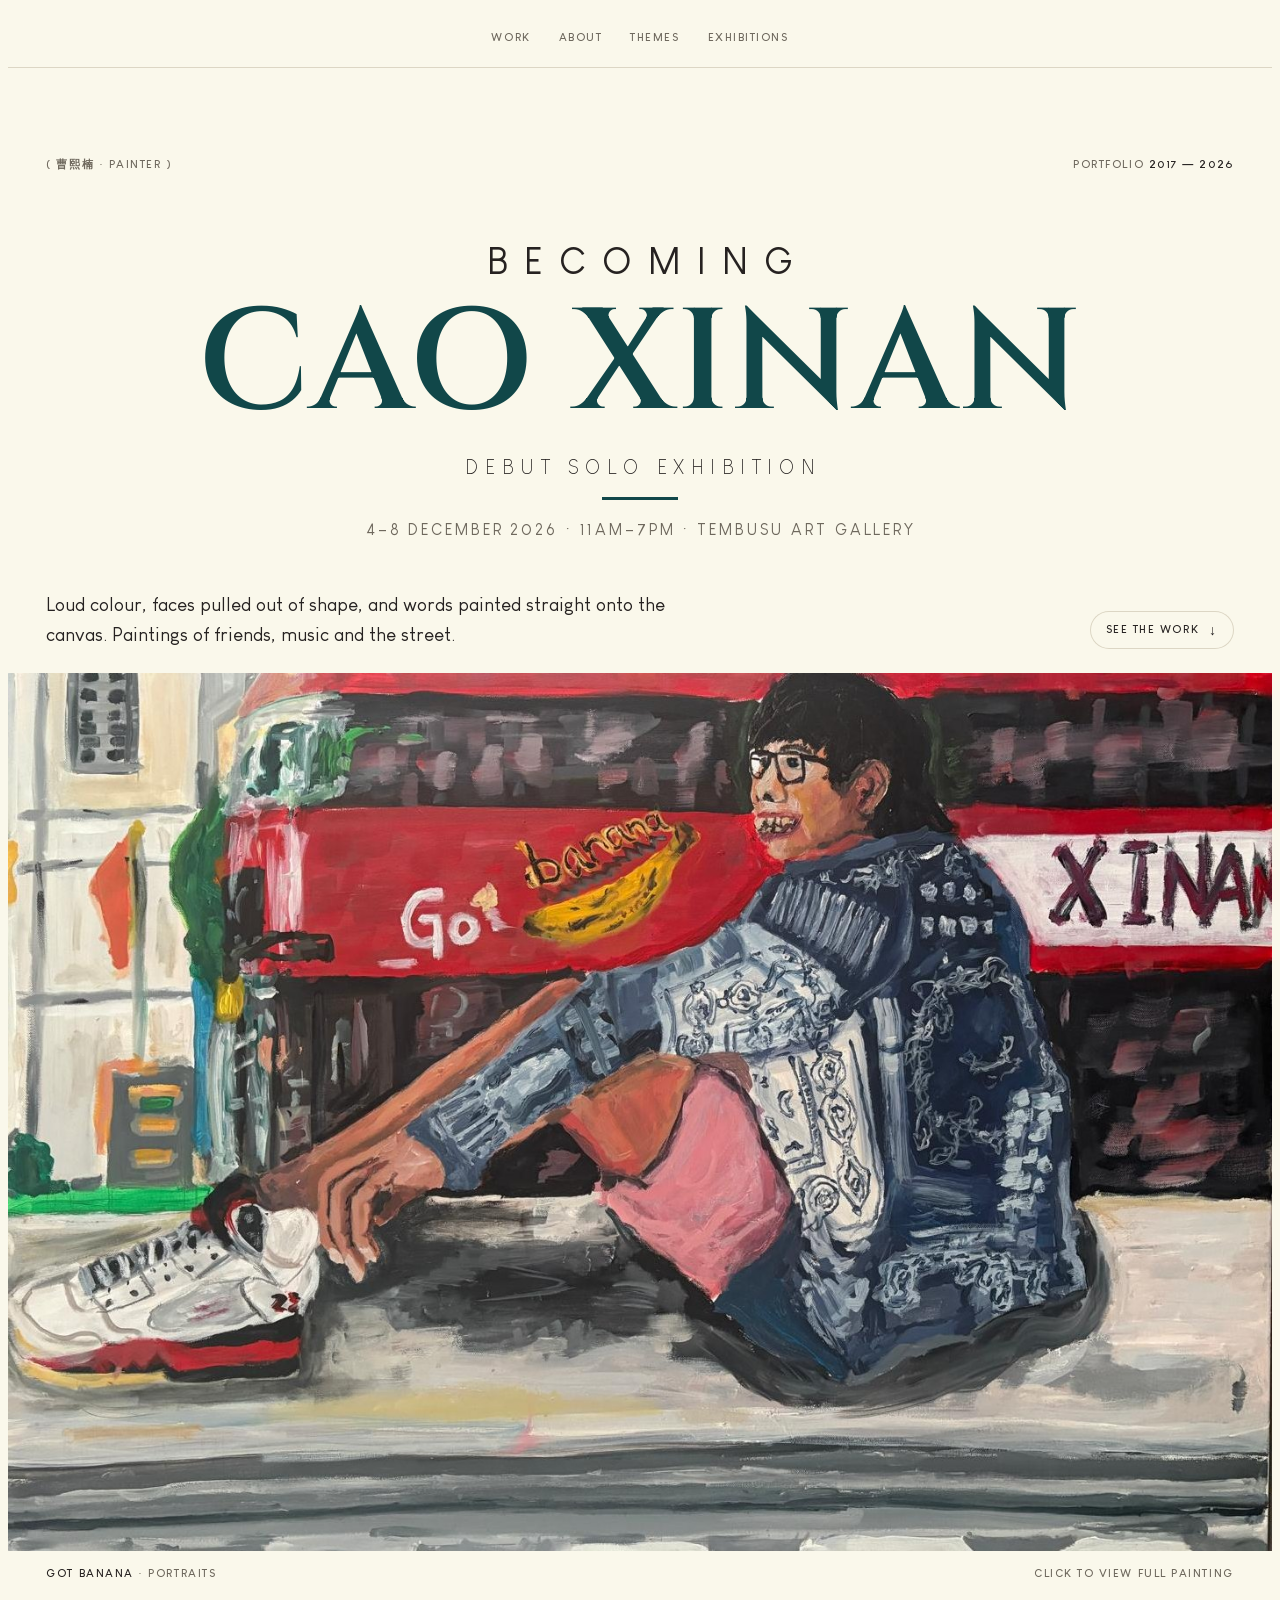
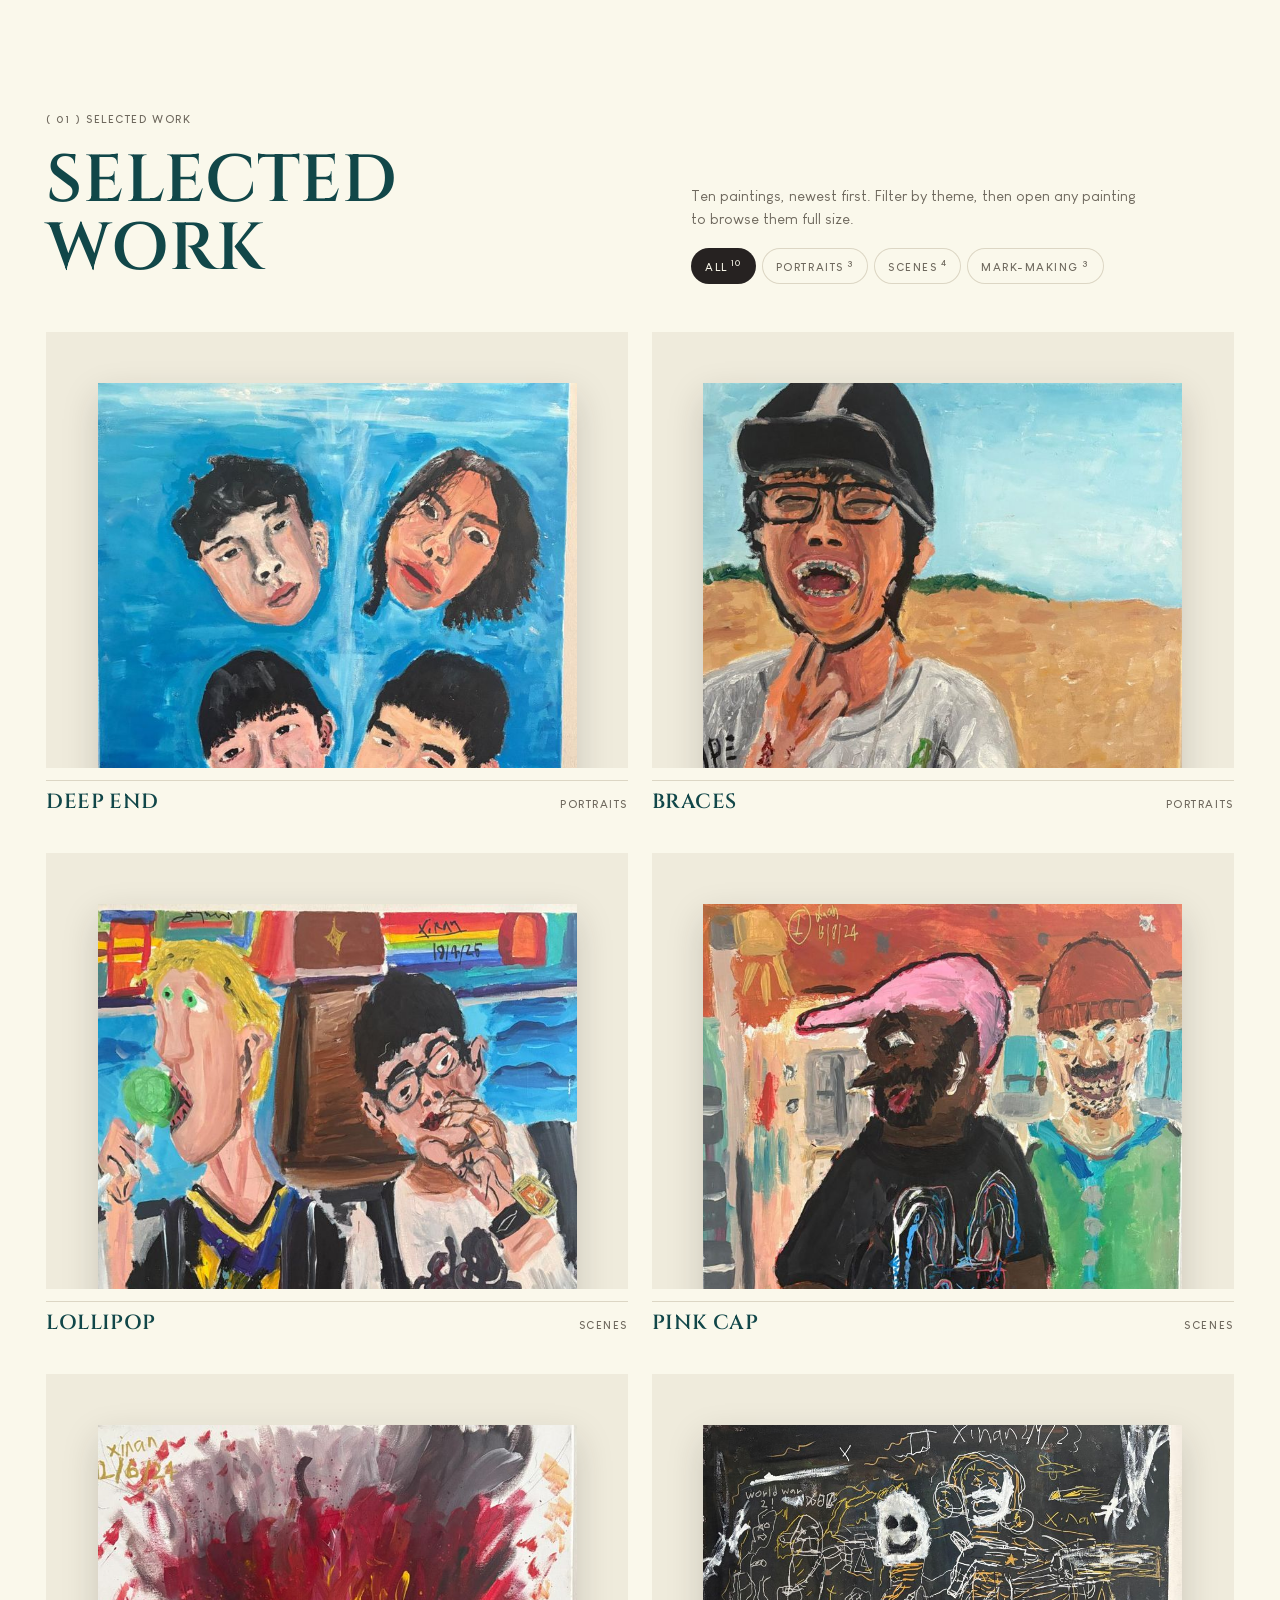
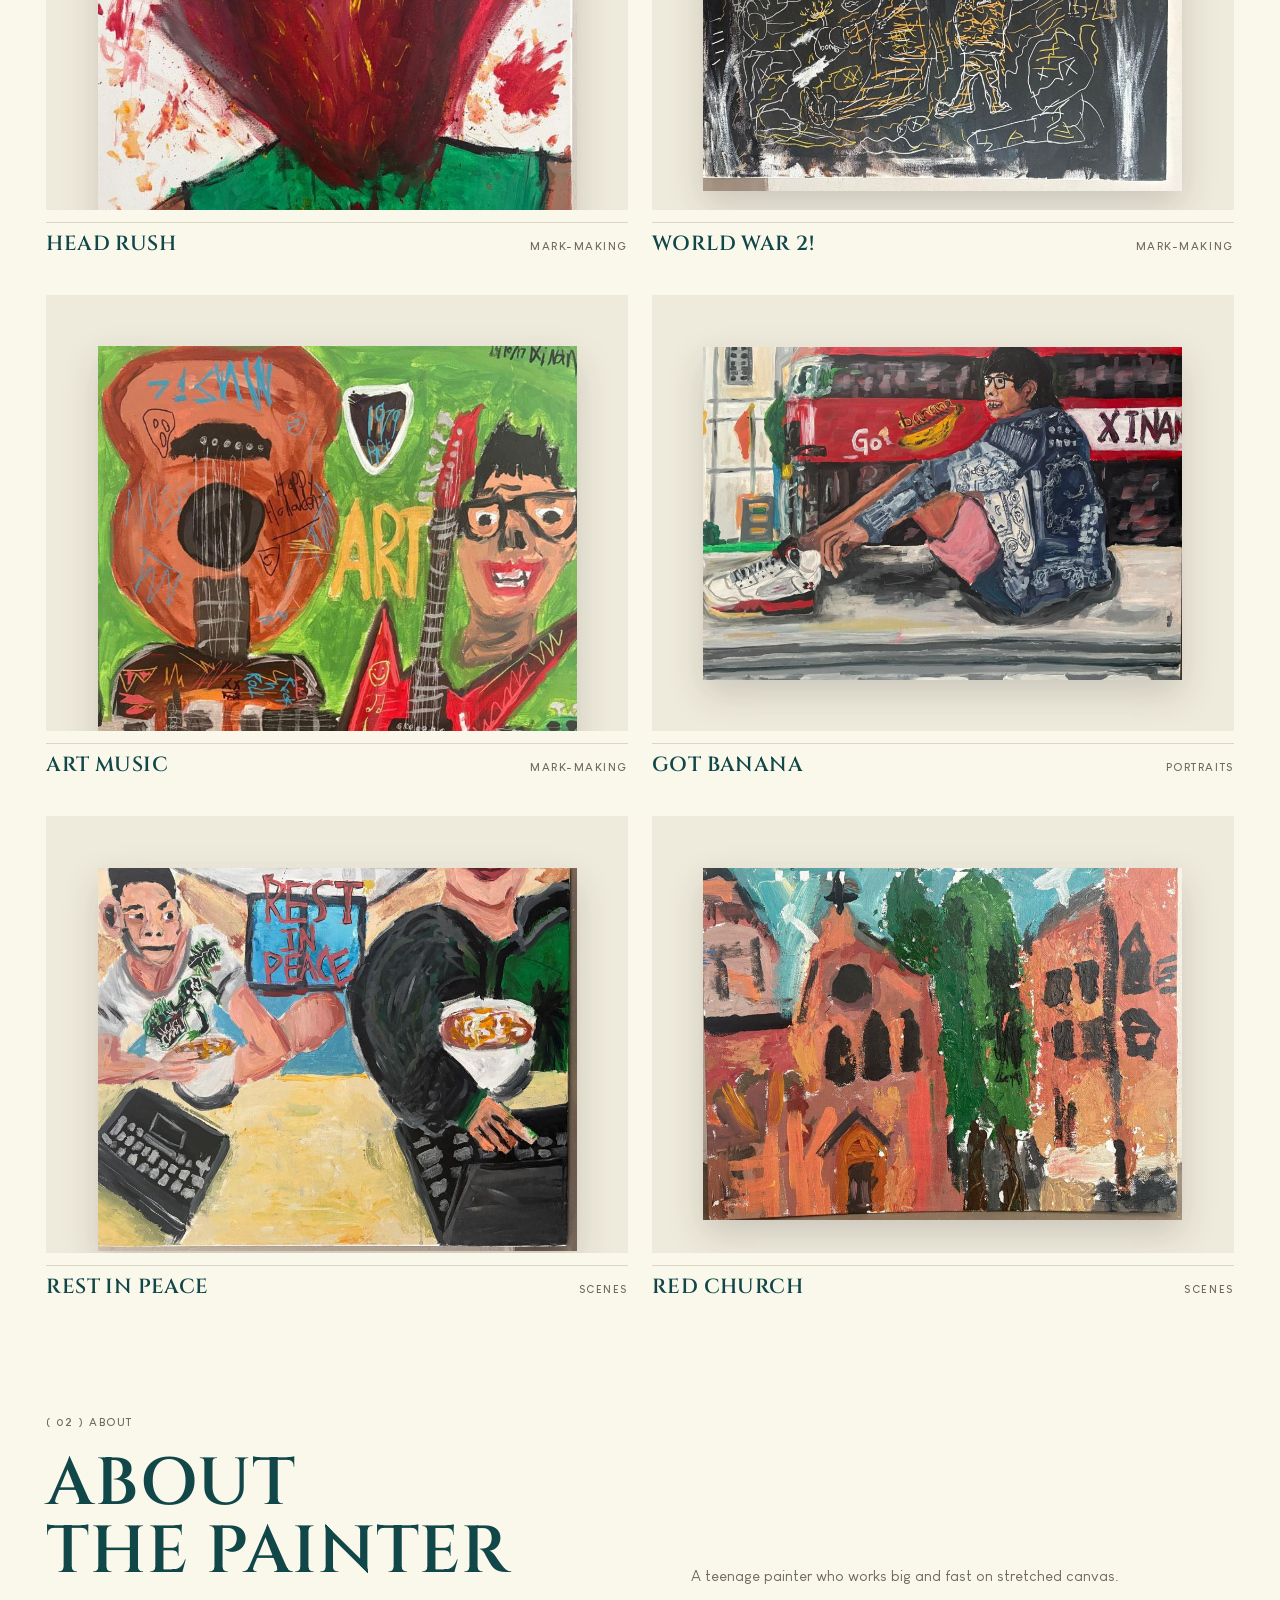
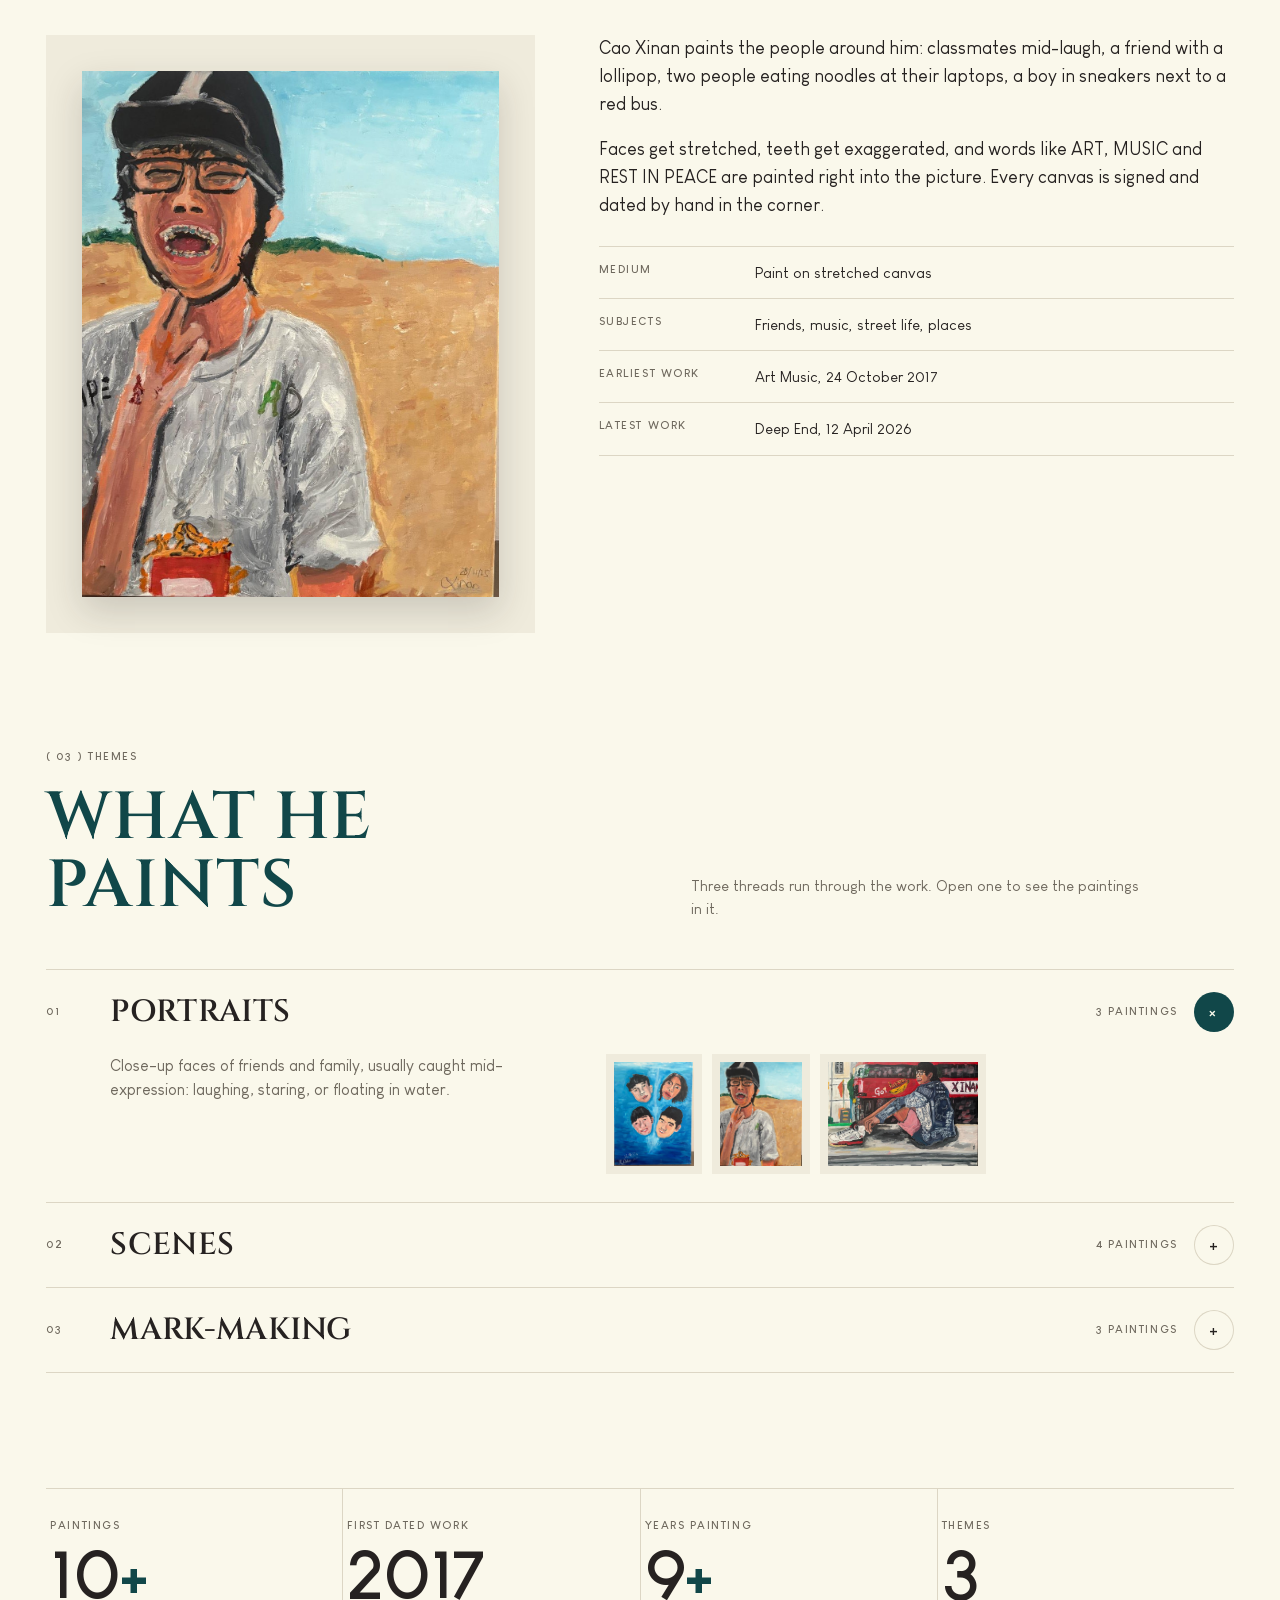
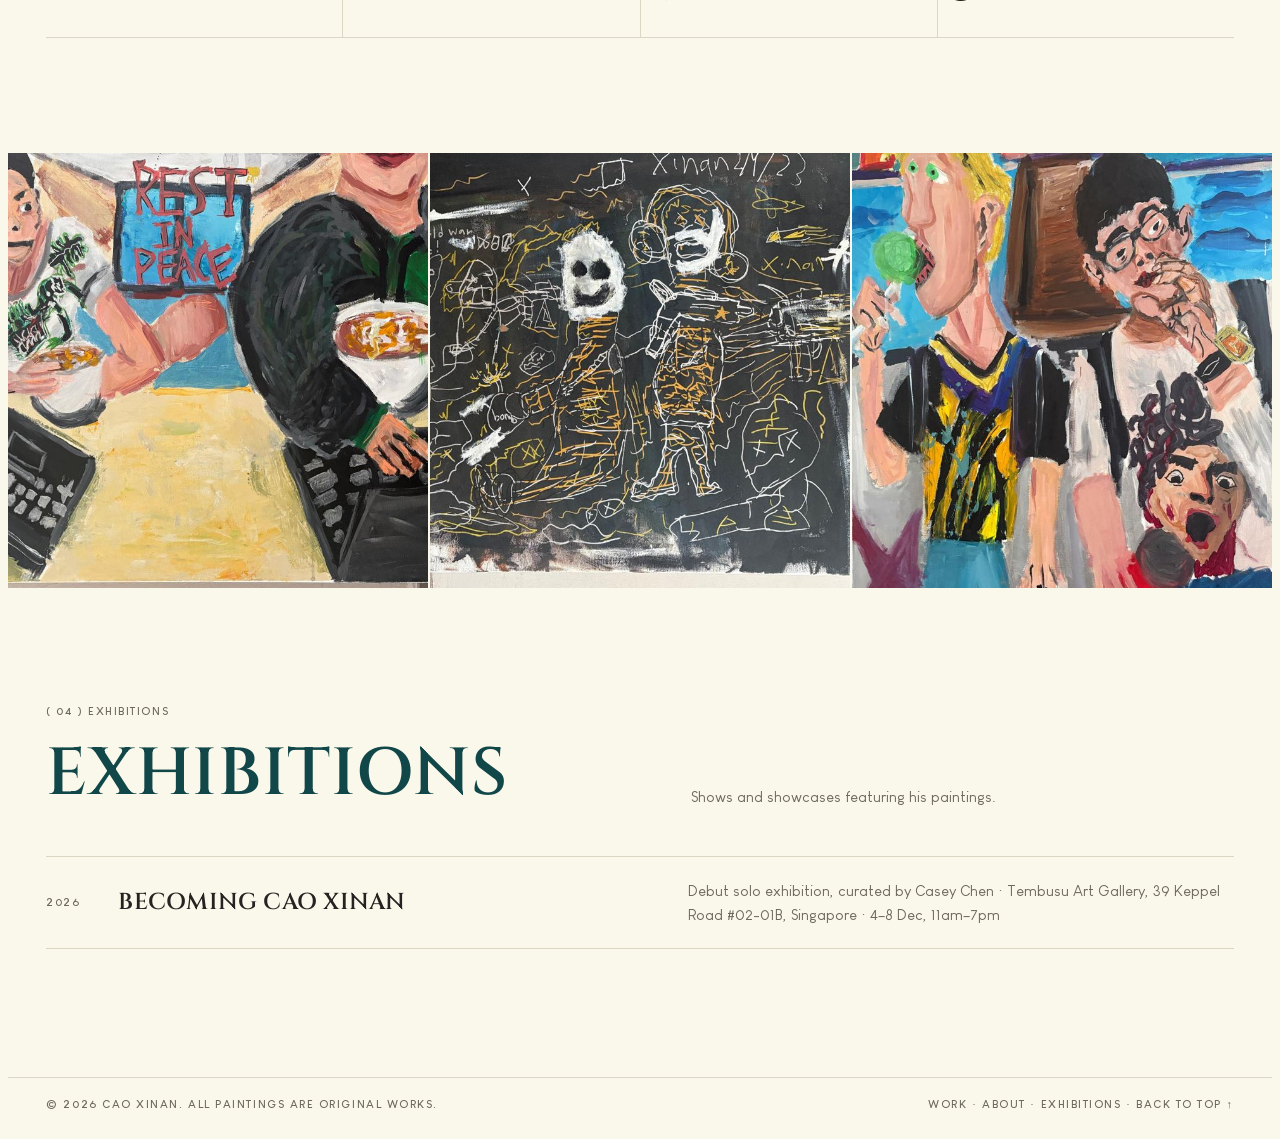
<file: index.html>
<!doctype html>
<html lang="en">
<head>
<meta charset="utf-8">
<meta name="viewport" content="width=device-width, initial-scale=1, viewport-fit=cover">
<title>Cao Xinan</title>
<meta name="description" content="Cao Xinan — paintings of friends, music and the street, 2017 to now.">
<meta name="theme-color" content="#faf8eb">
<link rel="canonical" href="https://caoxinan.com/">
<meta property="og:type" content="website">
<meta property="og:title" content="Cao Xinan">
<meta property="og:description" content="Cao Xinan — paintings of friends, music and the street, 2017 to now.">
<meta property="og:url" content="https://caoxinan.com/">
<meta property="og:image" content="https://caoxinan.com/assets/img/og-cover.jpg">
<meta name="twitter:card" content="summary_large_image">
<link rel="icon" href="assets/img/favicon.svg" type="image/svg+xml">
<link rel="preload" href="assets/fonts/Cinzel-SemiBold.woff2" as="font" type="font/woff2" crossorigin>
<link rel="preload" href="assets/fonts/LouisGeorgeCafe-Regular.woff2" as="font" type="font/woff2" crossorigin>

<link rel="stylesheet" href="assets/css/style.css">
</head>
<body>
<header class="top">
  <nav aria-label="Main"><a href="#work">Work</a><a href="#about">About</a><a href="#themes">Themes</a><a href="#exhibitions">Exhibitions</a></nav>
</header>

<main id="top">
  <section class="hero">
    <div class="hero-row"><span class="lbl">( 曹熙楠 · Painter )</span><span class="lbl">Portfolio <b>2017 — 2026</b></span></div>
    <div class="hero-title">
      <h1><span class="becoming">Becoming</span><span class="name">Cao Xinan</span></h1>
      <p class="show">Debut solo exhibition</p>
      <span class="rule" aria-hidden="true"></span>
      <p class="when"><span>4–8 December 2026</span> · <span>11am–7pm</span> · <span>Tembusu Art Gallery</span></p>
    </div>
    <div class="hero-sub">
      <p>Loud colour, faces pulled out of shape, and words painted straight onto the canvas. Paintings of friends, music and the street.</p>
      <a class="pill ghost" href="#work">See the work <span class="ar">↓</span></a>
    </div>
    <button class="hero-img" type="button" data-open="32" aria-label="Open Got Banana"><img id="heroImg" alt="Painting of a boy in a patterned denim jacket sitting by a red bus"></button>
    <div class="hero-cap"><span class="lbl"><b>Got Banana</b> · Portraits</span><span class="lbl">Click to view full painting</span></div>
  </section>

  <section id="work">
    <div class="sec-head">
      <span class="lbl">( 01 ) Selected work</span>
      <h2 class="h-xl">Selected<br>work</h2>
      <div class="side">
        <p>Ten paintings, newest first. Filter by theme, then open any painting to browse them full size.</p>
        <div class="filters" id="filters" role="group" aria-label="Filter paintings"></div>
      </div>
    </div>
    <div class="work" id="grid"></div>
  </section>

  <section id="about">
    <div class="sec-head"><span class="lbl">( 02 ) About</span><h2 class="h-xl">About<br>the painter</h2><div class="side"><p>A teenage painter who works big and fast on stretched canvas.</p></div></div>
    <div class="about">
      <button class="portrait" type="button" data-open="32_2" aria-label="Open Braces"><img id="aboutImg" alt="Painting of a boy laughing with braces, in a cap and glasses"></button>
      <div class="txt">
        <p>Cao Xinan paints the people around him: classmates mid-laugh, a friend with a lollipop, two people eating noodles at their laptops, a boy in sneakers next to a red bus.</p>
        <p>Faces get stretched, teeth get exaggerated, and words like ART, MUSIC and REST IN PEACE are painted right into the picture. Every canvas is signed and dated by hand in the corner.</p>
        <div class="table">
          <div><span class="lbl">Medium</span><span>Paint on stretched canvas</span></div>
          <div><span class="lbl">Subjects</span><span>Friends, music, street life, places</span></div>
          <div><span class="lbl">Earliest work</span><span>Art Music, 24 October 2017</span></div>
          <div><span class="lbl">Latest work</span><span>Deep End, 12 April 2026</span></div>
        </div>
      </div>
    </div>
  </section>

  <section id="themes">
    <div class="sec-head"><span class="lbl">( 03 ) Themes</span><h2 class="h-xl">What he<br>paints</h2><div class="side"><p>Three threads run through the work. Open one to see the paintings in it.</p></div></div>
    <div class="acc" id="acc"></div>
  </section>

  <div class="stats" role="list">
    <div role="listitem"><span class="lbl">Paintings</span><b><span id="stN">10</span><i>+</i></b></div>
    <div role="listitem"><span class="lbl">First dated work</span><b>2017</b></div>
    <div role="listitem"><span class="lbl">Years painting</span><b>9<i>+</i></b></div>
    <div role="listitem"><span class="lbl">Themes</span><b>3</b></div>
  </div>

  <div class="band" id="band"></div>

  <section id="exhibitions">
    <div class="sec-head"><span class="lbl">( 04 ) Exhibitions</span><h2 class="h-xl">Exhi&shy;bitions</h2><div class="side"><p>Shows and showcases featuring his paintings.</p></div></div>
    <div class="list"><ol>
      <li><span class="lbl">2026</span><span class="nm">Becoming Cao Xinan</span><span class="sub">Debut solo exhibition, curated by Casey Chen · Tembusu Art Gallery, 39 Keppel Road #02-01B, Singapore · 4–8 Dec, 11am–7pm</span></li>
    </ol></div>
  </section>

</main>

<footer class="foot">
  <div class="meta lbl"><span>© 2026 Cao Xinan. All paintings are original works.</span><span><a href="#work">Work</a> · <a href="#about">About</a> · <a href="#exhibitions">Exhibitions</a> · <a href="#top">Back to top ↑</a></span></div>
</footer>

<div class="lb" id="lb" role="dialog" aria-modal="true" aria-label="Painting viewer" aria-hidden="true">
  <div class="lb-top"><span class="lbl" id="lbCount"></span><button class="icon" id="lbClose" aria-label="Close viewer"><svg viewBox="0 0 24 24"><path d="M6 6l12 12M18 6L6 18"/></svg></button></div>
  <div class="lb-stage" id="lbStage">
    <img id="lbImg" alt="">
    <button class="icon lb-prev" id="lbPrev" aria-label="Previous painting"><svg viewBox="0 0 24 24"><path d="M15 5l-7 7 7 7"/></svg></button>
    <button class="icon lb-next" id="lbNext" aria-label="Next painting"><svg viewBox="0 0 24 24"><path d="M9 5l7 7-7 7"/></svg></button>
  </div>
  <div class="lb-cap"><h3 id="lbTitle"></h3><span class="lbl" id="lbMeta"></span></div>
  <div class="lb-thumbs" id="lbThumbs"></div>
</div>
<script src="assets/js/main.js" defer></script>
</body>
</html>
</file>
<file: assets/css/style.css>
/* Cinzel 600 (SIL OFL): closest free match to the flared roman caps on the Becoming poster */
@font-face{font-family:"Cinzel";src:url("../fonts/Cinzel-SemiBold.woff2") format("woff2");font-weight:600;font-display:swap}
@font-face{font-family:"Louis George Cafe";src:url("../fonts/LouisGeorgeCafe-Light.woff2") format("woff2");font-weight:300;font-display:swap}
@font-face{font-family:"Louis George Cafe";src:url("../fonts/LouisGeorgeCafe-Regular.woff2") format("woff2");font-weight:400;font-display:swap}
@font-face{font-family:"Louis George Cafe";src:url("../fonts/LouisGeorgeCafe-Bold.woff2") format("woff2");font-weight:700;font-display:swap}

/* Layout: studio-index — label rows above every block, poster serif headings, framed canvases on cream panels, themes accordion, quiet footer */
:root{
  --ink:#faf8eb;       /* page ground: cream from the Becoming poster */
  --panel:#efebdc;     /* canvas mount panels */
  --line:#dcd6c4;      /* hairlines */
  --paper:#262221;     /* text: poster's near-black */
  --dust:#6e685d;      /* secondary text */
  --teal:#114749;      /* poster title teal: name, hovers, focus */
  --lime:#c8f53c;      /* accent pill fill */
  --on-accent:#14130f; /* text on lime */
  --serif:"Cinzel","Optima","Palatino Linotype",Palatino,serif;
  --body:"Louis George Cafe","Helvetica Neue",Arial,sans-serif;
  --gut:clamp(16px,3vw,40px);
  color-scheme:light;
}
*{box-sizing:border-box}
html{scroll-behavior:smooth}
body{background:var(--ink);color:var(--paper);font-family:var(--body);font-size:16px;line-height:1.55;padding-inline:var(--gut);-webkit-font-smoothing:antialiased;overflow-x:hidden}
a{color:inherit}
img{display:block}
:focus-visible{outline:2px solid var(--teal);outline-offset:3px}
.lbl{font-size:11px;font-weight:700;letter-spacing:.14em;text-transform:uppercase;color:var(--dust)}
.lbl b{color:var(--paper);font-weight:700}
.pill{display:inline-flex;align-items:center;gap:10px;font:700 11px/1 var(--body);letter-spacing:.14em;text-transform:uppercase;text-decoration:none;background:var(--lime);color:var(--on-accent);border:0;padding:12px 16px;border-radius:999px;cursor:pointer;white-space:nowrap;transition:transform .2s}
.pill:hover{transform:translateY(-2px)}
.pill.ghost{background:none;color:var(--paper);box-shadow:inset 0 0 0 1px var(--line)}
.pill.ghost:hover{box-shadow:inset 0 0 0 1px var(--paper)}
.pill .ar{font-size:14px}
section{padding-block:clamp(64px,9vw,128px) 0}
.h-xl{margin:0;font-family:var(--serif);font-weight:600;text-transform:uppercase;line-height:1.02;letter-spacing:.01em;font-size:clamp(32px,5.2vw,80px);color:var(--teal);text-wrap:balance}
.sec-head{display:grid;grid-template-columns:minmax(0,1.1fr) minmax(0,1fr);gap:20px 48px;align-items:end;padding-bottom:clamp(28px,4vw,48px)}
.sec-head .side{display:grid;gap:18px;justify-items:start}
.sec-head p{margin:0;max-width:46ch;color:var(--dust);font-size:15px}
.sec-head .lbl{grid-column:1/-1}

/* Top bar */
.top{position:sticky;top:env(safe-area-inset-top,0px);z-index:30;display:grid;grid-template-columns:1fr auto 1fr;align-items:center;gap:16px;padding-block:14px;margin-inline:calc(-1*var(--gut));padding-inline:var(--gut);background:rgba(250,248,235,.9);backdrop-filter:blur(10px);-webkit-backdrop-filter:blur(10px);border-bottom:1px solid var(--line)}
.top nav{display:flex;gap:4px;grid-column:2}
.top nav a{font:700 11px/1 var(--body);letter-spacing:.14em;text-transform:uppercase;text-decoration:none;color:var(--dust);padding:10px 12px;border-radius:999px;transition:color .2s,background .2s}
.top nav a:hover{color:var(--paper);background:var(--panel)}
@media (max-width:820px){.top{grid-template-columns:minmax(0,1fr)}.top nav{grid-column:1;justify-self:center;max-width:100%;overflow-x:auto;scrollbar-width:none}.top nav a{padding:10px 9px;white-space:nowrap}}

/* Hero */
.hero{padding-block:clamp(40px,7vw,88px) 0}
.hero-row{display:flex;justify-content:space-between;gap:16px;flex-wrap:wrap;padding-bottom:18px}
.hero-title{display:grid;justify-items:center;text-align:center;gap:clamp(10px,1.4vw,20px);padding-block:clamp(16px,4vw,56px) clamp(8px,2vw,24px)}
.hero h1{margin:0;display:grid;justify-items:center;gap:clamp(4px,1vw,14px)}
.hero h1 span{display:block}
.hero .becoming{font:400 clamp(18px,3vw,46px)/1 var(--body);letter-spacing:.42em;margin-right:-.42em;text-transform:uppercase;color:var(--paper)}
.hero .name{font:600 clamp(40px,11.2vw,184px)/1 var(--serif);text-transform:uppercase;letter-spacing:.01em;color:var(--teal);white-space:nowrap}
.hero .show{margin:0;font:300 clamp(13px,1.6vw,24px)/1.2 var(--body);letter-spacing:.32em;margin-right:-.32em;text-transform:uppercase}
.hero .rule{width:clamp(48px,6vw,96px);height:3px;background:var(--teal)}
.hero .when span{white-space:nowrap}
.hero .when{margin:0;font:400 clamp(12px,1.25vw,18px)/1.5 var(--body);letter-spacing:.18em;margin-right:-.18em;text-transform:uppercase;color:var(--dust);text-wrap:balance}
.hero-sub{display:grid;grid-template-columns:minmax(0,1fr) auto;gap:16px 40px;align-items:end;padding-block:24px}
.hero-sub p{margin:0;max-width:52ch;font-size:clamp(16px,1.5vw,19px)}
.hero-img{position:relative;margin-inline:calc(-1*var(--gut));overflow:hidden;background:var(--panel);cursor:pointer;border:0;padding:0;width:calc(100% + 2*var(--gut));display:block}
.hero-img img{width:100%;height:auto}
.hero-cap{display:flex;justify-content:space-between;gap:16px;flex-wrap:wrap;padding-block:14px}

/* Work */
.filters{display:flex;gap:6px;flex-wrap:wrap}
.filters button{font:700 11px/1 var(--body);letter-spacing:.14em;text-transform:uppercase;background:none;color:var(--dust);border:0;box-shadow:inset 0 0 0 1px var(--line);padding:11px 14px;border-radius:999px;cursor:pointer;transition:all .2s}
.filters button:hover{color:var(--paper)}
.filters button[aria-pressed="true"]{background:var(--paper);color:var(--ink);box-shadow:none}
.filters sup{font-size:9px;margin-left:3px}
.work{display:grid;grid-template-columns:repeat(2,minmax(0,1fr));gap:clamp(28px,3vw,44px) clamp(14px,2vw,24px)}
.card{display:grid;gap:12px;padding:0;border:0;background:none;color:inherit;text-align:left;cursor:zoom-in;font:inherit}
.card[hidden]{display:none!important}
.card .mount{aspect-ratio:4/3;background:var(--panel);display:grid;place-items:center;padding:clamp(18px,4vw,56px);overflow:hidden;position:relative}
.card .mount img{max-width:100%;max-height:100%;width:auto;height:auto;object-fit:contain;box-shadow:0 14px 34px rgba(38,34,33,.18);transition:transform .6s cubic-bezier(.2,.7,.2,1)}
.card:hover .mount img{transform:scale(1.04) rotate(-.6deg)}
.card .open{position:absolute;right:14px;top:14px;opacity:0;transform:translateY(-4px);transition:all .25s}
.card:hover .open,.card:focus-visible .open{opacity:1;transform:none}
.card .row{display:grid;grid-template-columns:minmax(0,1fr) auto;gap:16px;align-items:baseline;border-top:1px solid var(--line);padding-top:10px}
.card .t{font-family:var(--serif);font-weight:600;font-size:clamp(17px,1.6vw,22px);text-transform:uppercase;line-height:1.15;letter-spacing:.02em;color:var(--teal)}
@media (max-width:640px){.work{grid-template-columns:1fr}}

/* Marquee */

/* About */
.about{display:grid;grid-template-columns:minmax(0,1fr) minmax(0,1.3fr);gap:clamp(28px,5vw,72px);align-items:start}
.about .portrait{background:var(--panel);padding:clamp(18px,3vw,36px);border:0;cursor:zoom-in;width:100%}
.about .portrait img{width:100%;height:auto;box-shadow:0 14px 34px rgba(38,34,33,.18)}
.about .txt{display:grid;gap:18px;font-size:clamp(17px,1.4vw,19px);max-width:62ch}
.about .txt p{margin:0}
.table{border-top:1px solid var(--line);margin-top:8px}
.table div{display:grid;grid-template-columns:140px minmax(0,1fr);gap:16px;padding-block:14px;border-bottom:1px solid var(--line);font-size:15px}
@media (max-width:760px){.about{grid-template-columns:1fr}}

/* Themes accordion */
.acc{border-top:1px solid var(--line)}
.acc details{border-bottom:1px solid var(--line)}
.acc summary{list-style:none;display:grid;grid-template-columns:48px minmax(0,1fr) auto 40px;gap:16px;align-items:center;padding-block:22px;cursor:pointer}
.acc summary::-webkit-details-marker{display:none}
.acc summary .nm{font-family:var(--serif);font-weight:600;text-transform:uppercase;font-size:clamp(19px,2.4vw,32px);line-height:1.15;letter-spacing:.01em}
.acc summary .pm{width:40px;height:40px;border-radius:50%;box-shadow:inset 0 0 0 1px var(--line);display:grid;place-items:center;font-size:20px;transition:transform .3s,background .2s,color .2s}
.acc details[open] summary .pm{transform:rotate(45deg);background:var(--teal);color:var(--ink);box-shadow:none}
.acc summary:hover .nm{color:var(--teal)}
.acc .body{display:grid;grid-template-columns:minmax(0,1fr) minmax(0,1.4fr);gap:24px 48px;padding:0 0 28px 64px}
.acc .body p{margin:0;color:var(--dust);max-width:44ch}
.thumbs{display:flex;gap:10px;flex-wrap:wrap}
.thumbs button{padding:0;border:0;background:var(--panel);cursor:zoom-in;height:120px;padding:8px;transition:transform .2s}
.thumbs button:hover{transform:translateY(-3px)}
.thumbs img{height:100%;width:auto}
@media (max-width:640px){.acc summary{grid-template-columns:32px minmax(0,1fr) 40px}.acc summary .lbl.ct{display:none}.acc .body{grid-template-columns:1fr;padding-left:0}.thumbs button{height:96px}}

/* Stats */
.stats{display:grid;grid-template-columns:repeat(4,minmax(0,1fr));gap:1px;background:var(--line);border-block:1px solid var(--line);margin-top:clamp(64px,9vw,120px)}
.stats div{background:var(--ink);padding:28px 4px;display:grid;gap:6px}
.stats b{font-family:var(--body);font-weight:700;font-size:clamp(40px,5.4vw,76px);line-height:1;font-variant-numeric:tabular-nums;letter-spacing:-.02em}
.stats b i{font-style:normal;color:var(--teal)}
@media (max-width:640px){.stats{grid-template-columns:repeat(2,minmax(0,1fr))}}

/* Band */
.band{margin-top:clamp(64px,9vw,120px);margin-inline:calc(-1*var(--gut));display:grid;grid-template-columns:repeat(3,minmax(0,1fr));gap:2px}
.band button{padding:0;border:0;background:var(--panel);cursor:zoom-in;overflow:hidden}
.band img{width:100%;height:clamp(220px,34vw,520px);object-fit:cover;transition:transform 1s cubic-bezier(.2,.7,.2,1)}
.band button:hover img{transform:scale(1.04)}
@media (max-width:640px){.band{grid-template-columns:1fr 1fr}.band button:last-child{display:none}}

/* Exhibitions */
.list{border-top:1px solid var(--line)}
.list li{display:grid;grid-template-columns:48px minmax(0,1fr) minmax(0,1fr);gap:8px 24px;align-items:center;padding-block:22px;border-bottom:1px solid var(--line)}
.list ol{list-style:none;margin:0;padding:0}
.list .nm{font-family:var(--serif);font-weight:600;text-transform:uppercase;font-size:clamp(17px,1.8vw,24px);line-height:1.2;letter-spacing:.01em}
.list .sub{color:var(--dust);font-size:15px}
@media (max-width:700px){.list li{grid-template-columns:40px minmax(0,1fr)}.list .sub{grid-column:2/-1}}

@media (max-width:760px){.cta{grid-template-columns:1fr}}
.foot{margin-top:clamp(72px,10vw,140px);border-top:1px solid var(--line);margin-inline:calc(-1*var(--gut));padding-inline:var(--gut);overflow:hidden}
.foot .meta{display:flex;justify-content:space-between;gap:12px 24px;flex-wrap:wrap;padding-block:18px}
.foot .meta a{text-decoration:none}
.foot .meta a:hover{color:var(--paper)}

/* Lightbox */
.lb{--ink:#080808;--paper:#f2f2ee;--dust:#8a8a84;--line:#2a2a2a;color:var(--paper);position:fixed;inset:0;z-index:100;background:rgba(6,6,6,.97);display:grid;grid-template-rows:auto minmax(0,1fr) auto auto;padding:calc(env(safe-area-inset-top,0px) + 14px) clamp(12px,3vw,32px) calc(env(safe-area-inset-bottom,0px) + 14px);opacity:0;visibility:hidden;transition:opacity .3s,visibility .3s}
.lb.open{opacity:1;visibility:visible}
.lb-top{display:flex;justify-content:space-between;align-items:center;gap:12px}
.icon{width:48px;height:48px;display:grid;place-items:center;border-radius:50%;border:0;box-shadow:inset 0 0 0 1px var(--line);background:rgba(8,8,8,.6);color:var(--paper);cursor:pointer;transition:background .2s,color .2s}
.icon:hover{background:var(--lime);color:var(--on-accent);box-shadow:none}
.icon svg{width:20px;height:20px;stroke:currentColor;fill:none;stroke-width:1.8}
.lb-stage{position:relative;display:grid;place-items:center;min-height:0;padding-block:12px;touch-action:pan-y}
.lb-stage img{max-width:100%;max-height:100%;object-fit:contain;box-shadow:0 30px 80px rgba(0,0,0,.6);transition:opacity .25s,transform .35s cubic-bezier(.2,.7,.2,1)}
.lb-stage img.swap{opacity:0;transform:scale(.985)}
.lb-prev,.lb-next{position:absolute;top:50%;transform:translateY(-50%)}
.lb-prev{left:0}.lb-next{right:0}
.lb-cap{display:flex;justify-content:space-between;align-items:baseline;gap:8px 24px;flex-wrap:wrap;padding-block:8px 12px;border-bottom:1px solid var(--line)}
.lb-cap h3{margin:0;font-family:var(--serif);font-weight:600;font-size:clamp(22px,2.8vw,34px);text-transform:uppercase;line-height:1.1;letter-spacing:.02em}
.lb-thumbs{display:flex;gap:8px;overflow-x:auto;padding-top:12px;scrollbar-width:thin}
.lb-thumbs button{flex:0 0 auto;height:54px;padding:0;border:2px solid transparent;background:none;cursor:pointer;opacity:.45;transition:opacity .2s,border-color .2s}
.lb-thumbs button:hover{opacity:.8}
.lb-thumbs button[aria-current="true"]{opacity:1;border-color:var(--lime)}
.lb-thumbs img{height:100%;width:auto}
@media (max-width:600px){.lb-prev,.lb-next{top:auto;bottom:12px;transform:none}.lb-stage{padding-bottom:72px}.lb-thumbs{display:none}}
body.locked{overflow:hidden}
@media (max-width:760px){.sec-head{grid-template-columns:1fr}.hero-sub{grid-template-columns:1fr}}
@media (prefers-reduced-motion:reduce){*{transition:none!important;animation:none!important;scroll-behavior:auto!important}}
</file>
